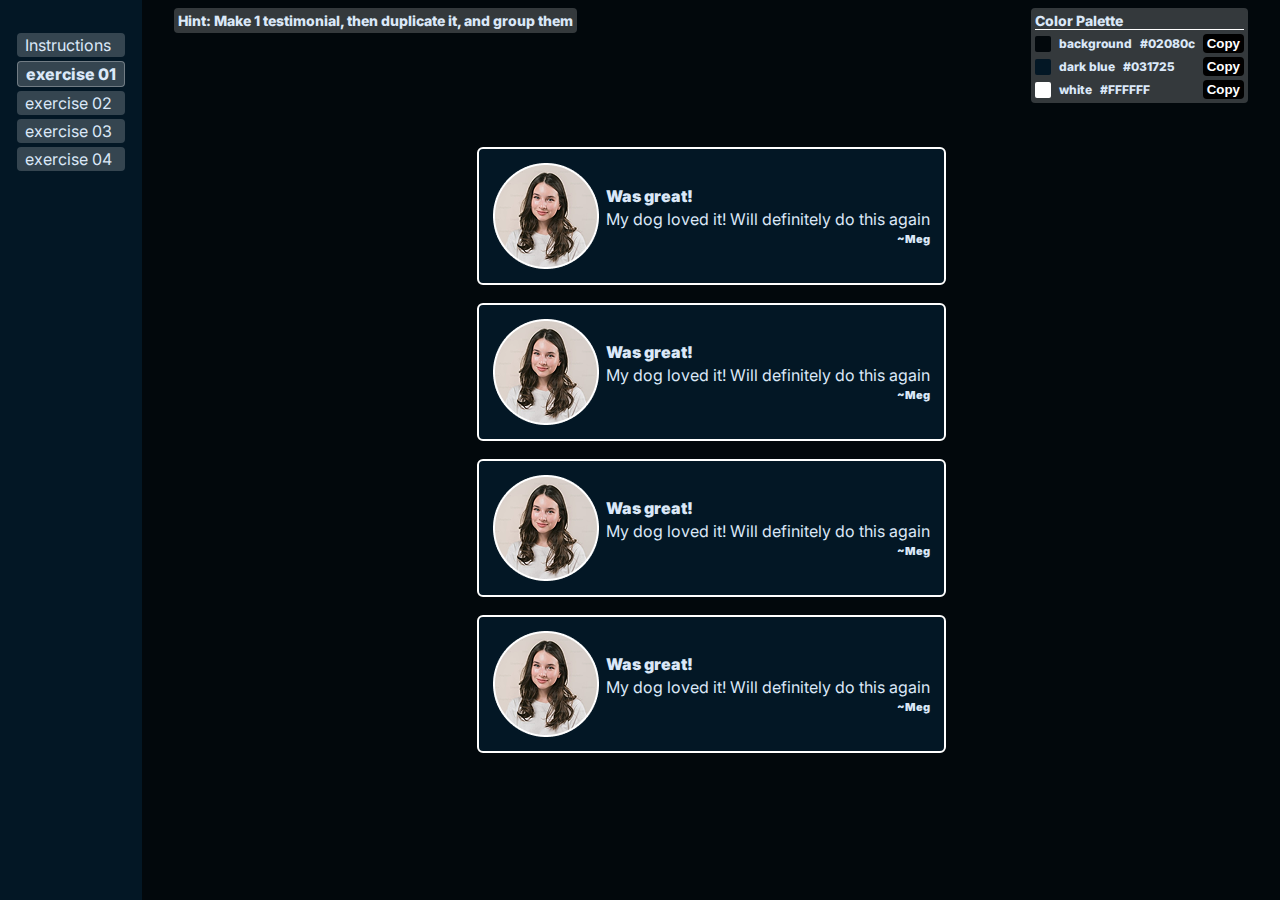
<file: pages/exercise_01.html>
<!DOCTYPE html>
<html lang="en">

<head>
    <meta charset="UTF-8">
    <meta name="viewport" content="width=device-width, initial-scale=1.0">
    <title>Exercise 01</title>
    <link rel="stylesheet" href="../css/common.css">
    <link rel="stylesheet" href="../css/exercise_01.css">
    <script src="../scripts/nav.js" defer></script>
    <script src="../scripts/colorPicker.js" defer></script>
</head>

<body>
    <nav id="main-nav">
    </nav>
    <main id="main-content">
        <div class="main-info">Hint: Make 1 testimonial, then duplicate it, and group them </div>
        <div class="color-palette">
            <span class="label">Color Palette</span>
            <div class="color-row" data-js-color-row>
                <span class="color-preview-box"></span>
                <span class="color-name">background</span>
                <span class="hex">#02080c</span>
                <button class="copy-btn" type="button">Copy</button>
            </div>
            <div class="color-row" data-js-color-row>
                <span class="color-preview-box"></span>
                <span class="color-name">dark blue</span>
                <span class="hex">#031725</span>
                <button class="copy-btn" type="button">Copy</button>
            </div>
            <div class="color-row" data-js-color-row>
                <span class="color-preview-box"></span>
                <span class="color-name">white</span>
                <span class="hex">#FFFFFF</span>
                <button class="copy-btn" type="button">Copy</button>
            </div>
        </div>
        <div class="review-boxes">
            <div class="review-box">
                <img src="../assets/review_av.png" alt="Reviewer avatar">
                <div class="review-info">
                    <p class="short-review">Was great!</p>
                    <p class="long-review">My dog loved it! Will definitely do this again</p>
                    <p class="reviewer-name">~Meg</p>
                </div>
            </div>
            <div class="review-box">
                <img src="../assets/review_av.png" alt="Reviewer avatar">
                <div class="review-info">
                    <p class="short-review">Was great!</p>
                    <p class="long-review">My dog loved it! Will definitely do this again</p>
                    <p class="reviewer-name">~Meg</p>
                </div>
            </div>
            <div class="review-box">
                <img src="../assets/review_av.png" alt="Reviewer avatar">
                <div class="review-info">
                    <p class="short-review">Was great!</p>
                    <p class="long-review">My dog loved it! Will definitely do this again</p>
                    <p class="reviewer-name">~Meg</p>
                </div>
            </div>
            <div class="review-box">
                <img src="../assets/review_av.png" alt="Reviewer avatar">
                <div class="review-info">
                    <p class="short-review">Was great!</p>
                    <p class="long-review">My dog loved it! Will definitely do this again</p>
                    <p class="reviewer-name">~Meg</p>
                </div>
            </div>
            
        </div>

    </main>
</body>

</html>
</file>
<file: css/common.css>
@import url('https://fonts.googleapis.com/css2?family=Inter:ital,opsz,wght@0,14..32,100..900;1,14..32,100..900&display=swap');

* {
    margin: 0;
    box-sizing: border-box;
}

button {
    cursor: pointer;
}

body {
    --text: #dbe8f8;
    --background: #02080c;
    --primary: #8bbbe8;
    --secondary: #ff1145;
    --accent: #fcaf1f;
    --dark-blue: #031725;

    background-color: var(--background);
    color: var(--text);

    font-family: "Inter", sans-serif;
    font-optical-sizing: auto;
    font-style: normal;

    display: flex;
    min-height: 100dvh;
}

#main-nav {
    background-color: var(--dark-blue);
    display: flex;
    flex-direction: column;
    gap: 4px;
    padding: 32px 16px;
    max-height: 100dvh;
    overflow-y: auto;
    border: 1px solid transparent;

    >.main-nav-btn {
        transition: all 0.2s ease-in-out;
        color: var(--text);
        text-decoration: none;
        background-color: rgba(255, 255, 255, 0.2);
        padding: 2px 8px;
        border-radius: 4px;
    }

    >.main-nav-btn:hover {
        background-color: rgba(255, 255, 255, 0.4);
    }

    >.main-nav-btn.active {
        font-weight: 800;
        border: 1px solid rgba(255, 255, 255, 0.3)
    }
}

#main-content {
    position: relative;
    flex: 1;
    display: flex;
    flex-direction: column;
    justify-content: center;
    align-items: center;
}

.main-info {
    position: absolute;
    left: 32px;
    top: 8px;
    font-weight: 800;
    font-size: 14px;
    background-color: rgba(255, 255, 255, 0.2);
    padding: 4px;
    border-radius: 4px;
}

.color-palette {
    position: absolute;
    right: 32px;
    top: 8px;
    font-weight: 800;
    background-color: rgba(255, 255, 255, 0.2);
    padding: 4px;
    border-radius: 4px;
    display: flex;
    flex-direction: column;
    gap: 4px;
    font-size: 12px;

    >.label {
        font-size: 14px;
        font-weight: 800;
        border-bottom: 1px solid white;
        width: 100%;
    }
}

.color-row {
    display: flex;
    flex-direction: row;
    align-items: center;
    gap: 8px;
}

.color-preview-box {
    width: 16px;
    height: 16px;
    border-radius: 2px;
    background-color: gray;
}

.copy-btn {
    border: none;
    border-radius: 4px;
    padding: 2px 4px;
    background-color: black;
    font-weight: 800;
    color: white;
    margin-left: auto;
}

.column {
    position: relative;
}

.column.active:hover::before {
    content: "";
    border: 2px dashed var(--accent);
    position: absolute;
    left: -8px;
    right: -8px;
    top: -8px;
    bottom: -8px;
    pointer-events: none;
}

.column.active:hover::after {
    content: "↓";
    position: absolute;
    right: -22px;
    top: 50%;
    transform: translateY(-50%);
    color: var(--accent);
    font-size: 32px;
    font-weight: bold;
    pointer-events: none;
}

.row {
    position: relative;
}

.row.active:hover::before {
    content: "";
    border: 2px dashed var(--secondary);
    position: absolute;
    left: -8px;
    right: -8px;
    top: -8px;
    bottom: -8px;
    pointer-events: none;
}

.row.active:hover::after {
    content: "→";
    position: absolute;
    top: -29px;
    left: 50%;
    transform: translateX(-50%);
    color: var(--secondary);
    font-size: 32px;
    font-weight: bold;
    pointer-events: none;
}
</file>
<file: css/exercise_01.css>
.review-boxes {
    gap: 18px;
    flex-direction: column;
    display: flex ;
}

.review-box {
    border-radius: 6px;
    padding: 14px;
    gap: 7px;
    display: flex;
    align-items: center;
    background-color: #031725;
    border: 2px solid white;
}

.review-info {
    gap: 3px;
    display: flex;
    flex-direction: column;
}

.short-review {
    font-weight: 900;
}

.reviewer-name {
    font-size: 11px;
    font-weight: 900;
    align-self: flex-end;
}
</file>
